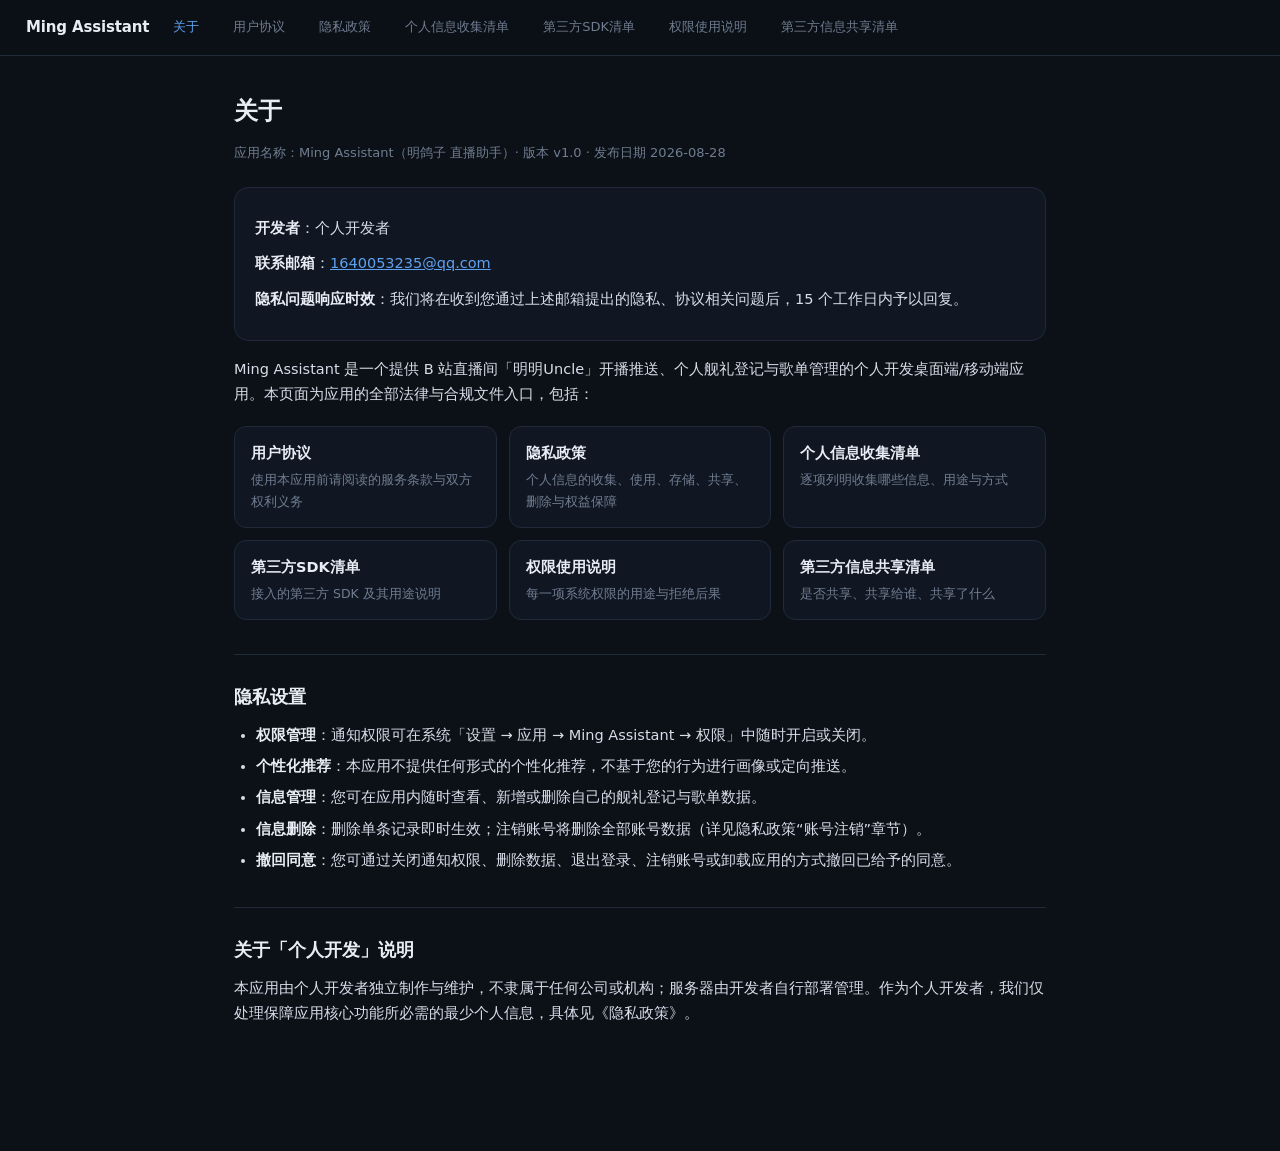
<file: server/src/main/resources/static/privacy/index.html>
<!doctype html>
<html lang="zh-CN">
<head>
<meta charset="utf-8">
<meta name="viewport" content="width=device-width, initial-scale=1">
<title>Ming Assistant · 关于与合规文件</title>
<link rel="stylesheet" href="./privacy.css">
</head>
<body>
<nav class="topbar">
  <span class="brand">Ming Assistant</span>
  <a class="active" href="index.html">关于</a>
  <a href="user-agreement.html">用户协议</a>
  <a href="privacy-policy.html">隐私政策</a>
  <a href="annex-collection.html">个人信息收集清单</a>
  <a href="annex-sdk.html">第三方SDK清单</a>
  <a href="annex-permission.html">权限使用说明</a>
  <a href="annex-share.html">第三方信息共享清单</a>
</nav>
<div class="wrap">
  <h1>关于</h1>
  <p class="sub">应用名称：Ming Assistant（明鸽子 直播助手）· 版本 v1.0 · 发布日期 2026-08-28</p>

  <div class="card">
    <p><strong>开发者</strong>：个人开发者</p>
    <p><strong>联系邮箱</strong>：<a href="mailto:1640053235@qq.com">1640053235@qq.com</a></p>
    <p><strong>隐私问题响应时效</strong>：我们将在收到您通过上述邮箱提出的隐私、协议相关问题后，15 个工作日内予以回复。</p>
  </div>

  <p>Ming Assistant 是一个提供 B 站直播间「明明Uncle」开播推送、个人舰礼登记与歌单管理的个人开发桌面端/移动端应用。本页面为应用的全部法律与合规文件入口，包括：</p>

  <div class="homebox">
    <a href="user-agreement.html"><div class="t">用户协议</div><div class="d">使用本应用前请阅读的服务条款与双方权利义务</div></a>
    <a href="privacy-policy.html"><div class="t">隐私政策</div><div class="d">个人信息的收集、使用、存储、共享、删除与权益保障</div></a>
    <a href="annex-collection.html"><div class="t">个人信息收集清单</div><div class="d">逐项列明收集哪些信息、用途与方式</div></a>
    <a href="annex-sdk.html"><div class="t">第三方SDK清单</div><div class="d">接入的第三方 SDK 及其用途说明</div></a>
    <a href="annex-permission.html"><div class="t">权限使用说明</div><div class="d">每一项系统权限的用途与拒绝后果</div></a>
    <a href="annex-share.html"><div class="t">第三方信息共享清单</div><div class="d">是否共享、共享给谁、共享了什么</div></a>
  </div>

  <h2>隐私设置</h2>
  <ul>
    <li><strong>权限管理</strong>：通知权限可在系统「设置 → 应用 → Ming Assistant → 权限」中随时开启或关闭。</li>
    <li><strong>个性化推荐</strong>：本应用不提供任何形式的个性化推荐，不基于您的行为进行画像或定向推送。</li>
    <li><strong>信息管理</strong>：您可在应用内随时查看、新增或删除自己的舰礼登记与歌单数据。</li>
    <li><strong>信息删除</strong>：删除单条记录即时生效；注销账号将删除全部账号数据（详见隐私政策“账号注销”章节）。</li>
    <li><strong>撤回同意</strong>：您可通过关闭通知权限、删除数据、退出登录、注销账号或卸载应用的方式撤回已给予的同意。</li>
  </ul>

  <h2>关于「个人开发」说明</h2>
  <p>本应用由个人开发者独立制作与维护，不隶属于任何公司或机构；服务器由开发者自行部署管理。作为个人开发者，我们仅处理保障应用核心功能所必需的最少个人信息，具体见《隐私政策》。</p>
</div>
</body>
</html>
</file>
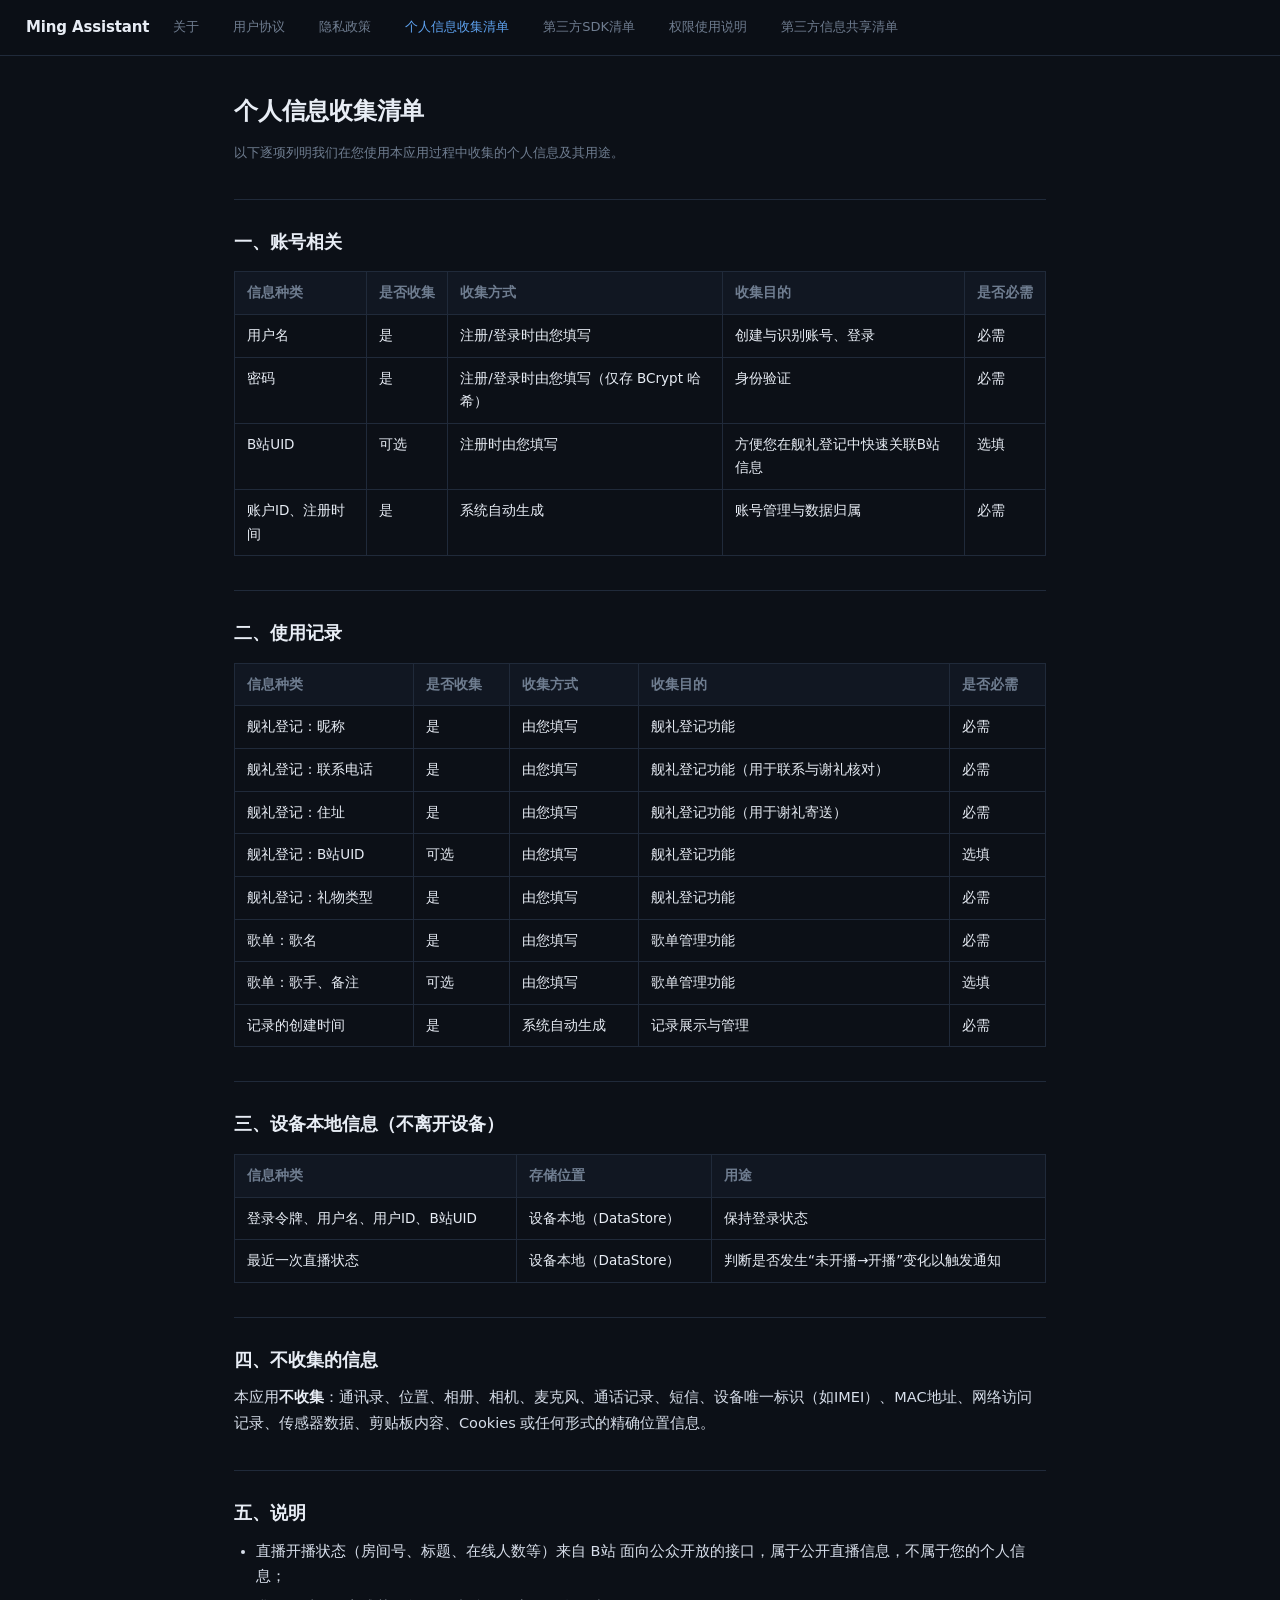
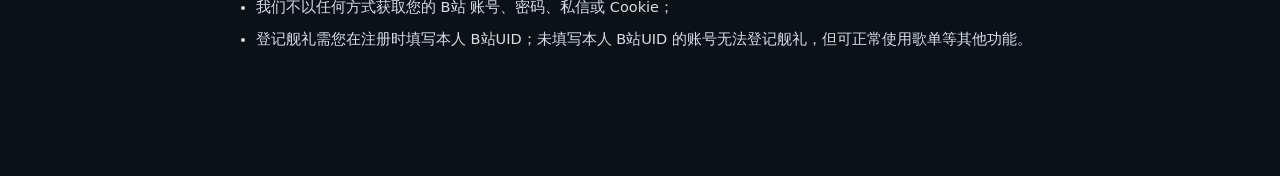
<file: server/src/main/resources/static/privacy/annex-collection.html>
<!doctype html>
<html lang="zh-CN">
<head>
<meta charset="utf-8">
<meta name="viewport" content="width=device-width, initial-scale=1">
<title>个人信息收集清单 · Ming Assistant</title>
<link rel="stylesheet" href="./privacy.css">
</head>
<body>
<nav class="topbar">
  <span class="brand">Ming Assistant</span>
  <a href="index.html">关于</a>
  <a href="user-agreement.html">用户协议</a>
  <a href="privacy-policy.html">隐私政策</a>
  <a class="active" href="annex-collection.html">个人信息收集清单</a>
  <a href="annex-sdk.html">第三方SDK清单</a>
  <a href="annex-permission.html">权限使用说明</a>
  <a href="annex-share.html">第三方信息共享清单</a>
</nav>
<div class="wrap">
  <h1>个人信息收集清单</h1>
  <p class="sub">以下逐项列明我们在您使用本应用过程中收集的个人信息及其用途。</p>

  <h2>一、账号相关</h2>
  <table>
    <tr><th>信息种类</th><th>是否收集</th><th>收集方式</th><th>收集目的</th><th>是否必需</th></tr>
    <tr><td>用户名</td><td>是</td><td>注册/登录时由您填写</td><td>创建与识别账号、登录</td><td>必需</td></tr>
    <tr><td>密码</td><td>是</td><td>注册/登录时由您填写（仅存 BCrypt 哈希）</td><td>身份验证</td><td>必需</td></tr>
    <tr><td>B站UID</td><td>可选</td><td>注册时由您填写</td><td>方便您在舰礼登记中快速关联B站信息</td><td>选填</td></tr>
    <tr><td>账户ID、注册时间</td><td>是</td><td>系统自动生成</td><td>账号管理与数据归属</td><td>必需</td></tr>
  </table>

  <h2>二、使用记录</h2>
  <table>
    <tr><th>信息种类</th><th>是否收集</th><th>收集方式</th><th>收集目的</th><th>是否必需</th></tr>
    <tr><td>舰礼登记：昵称</td><td>是</td><td>由您填写</td><td>舰礼登记功能</td><td>必需</td></tr>
    <tr><td>舰礼登记：联系电话</td><td>是</td><td>由您填写</td><td>舰礼登记功能（用于联系与谢礼核对）</td><td>必需</td></tr>
    <tr><td>舰礼登记：住址</td><td>是</td><td>由您填写</td><td>舰礼登记功能（用于谢礼寄送）</td><td>必需</td></tr>
    <tr><td>舰礼登记：B站UID</td><td>可选</td><td>由您填写</td><td>舰礼登记功能</td><td>选填</td></tr>
    <tr><td>舰礼登记：礼物类型</td><td>是</td><td>由您填写</td><td>舰礼登记功能</td><td>必需</td></tr>
    <tr><td>歌单：歌名</td><td>是</td><td>由您填写</td><td>歌单管理功能</td><td>必需</td></tr>
    <tr><td>歌单：歌手、备注</td><td>可选</td><td>由您填写</td><td>歌单管理功能</td><td>选填</td></tr>
    <tr><td>记录的创建时间</td><td>是</td><td>系统自动生成</td><td>记录展示与管理</td><td>必需</td></tr>
  </table>

  <h2>三、设备本地信息（不离开设备）</h2>
  <table>
    <tr><th>信息种类</th><th>存储位置</th><th>用途</th></tr>
    <tr><td>登录令牌、用户名、用户ID、B站UID</td><td>设备本地（DataStore）</td><td>保持登录状态</td></tr>
    <tr><td>最近一次直播状态</td><td>设备本地（DataStore）</td><td>判断是否发生“未开播→开播”变化以触发通知</td></tr>
  </table>

  <h2>四、不收集的信息</h2>
  <p>本应用<strong>不收集</strong>：通讯录、位置、相册、相机、麦克风、通话记录、短信、设备唯一标识（如IMEI）、MAC地址、网络访问记录、传感器数据、剪贴板内容、Cookies 或任何形式的精确位置信息。</p>

  <h2>五、说明</h2>
  <ul>
    <li>直播开播状态（房间号、标题、在线人数等）来自 B站 面向公众开放的接口，属于公开直播信息，不属于您的个人信息；</li>
    <li>我们不以任何方式获取您的 B站 账号、密码、私信或 Cookie；</li>
    <li>登记舰礼需您在注册时填写本人 B站UID；未填写本人 B站UID 的账号无法登记舰礼，但可正常使用歌单等其他功能。</li>
  </ul>
</div>
</body>
</html>
</file>
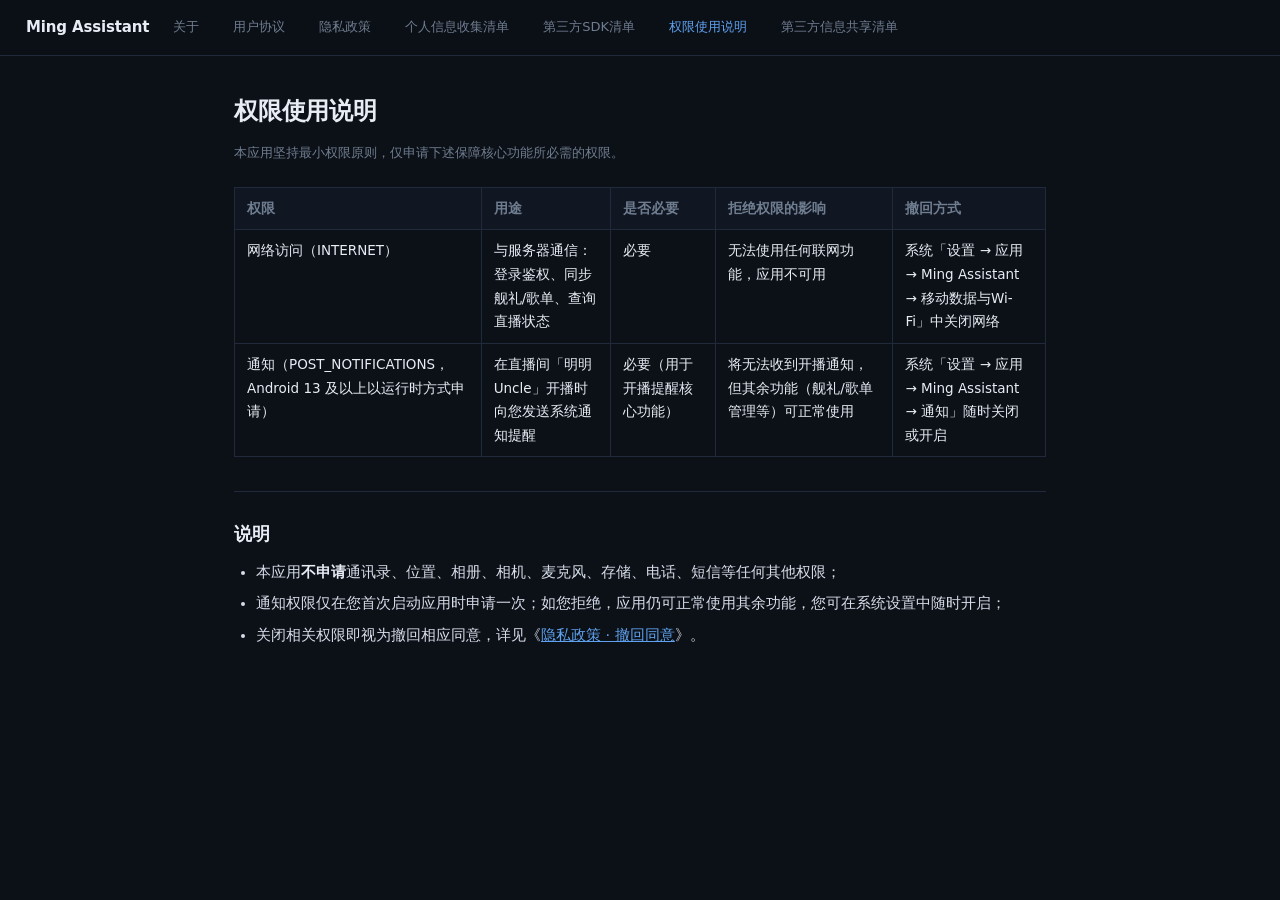
<file: server/src/main/resources/static/privacy/annex-permission.html>
<!doctype html>
<html lang="zh-CN">
<head>
<meta charset="utf-8">
<meta name="viewport" content="width=device-width, initial-scale=1">
<title>权限使用说明 · Ming Assistant</title>
<link rel="stylesheet" href="./privacy.css">
</head>
<body>
<nav class="topbar">
  <span class="brand">Ming Assistant</span>
  <a href="index.html">关于</a>
  <a href="user-agreement.html">用户协议</a>
  <a href="privacy-policy.html">隐私政策</a>
  <a href="annex-collection.html">个人信息收集清单</a>
  <a href="annex-sdk.html">第三方SDK清单</a>
  <a class="active" href="annex-permission.html">权限使用说明</a>
  <a href="annex-share.html">第三方信息共享清单</a>
</nav>
<div class="wrap">
  <h1>权限使用说明</h1>
  <p class="sub">本应用坚持最小权限原则，仅申请下述保障核心功能所必需的权限。</p>

  <table>
    <tr><th>权限</th><th>用途</th><th>是否必要</th><th>拒绝权限的影响</th><th>撤回方式</th></tr>
    <tr>
      <td>网络访问（INTERNET）</td>
      <td>与服务器通信：登录鉴权、同步舰礼/歌单、查询直播状态</td>
      <td>必要</td>
      <td>无法使用任何联网功能，应用不可用</td>
      <td>系统「设置 → 应用 → Ming Assistant → 移动数据与Wi-Fi」中关闭网络</td>
    </tr>
    <tr>
      <td>通知（POST_NOTIFICATIONS，Android 13 及以上以运行时方式申请）</td>
      <td>在直播间「明明Uncle」开播时向您发送系统通知提醒</td>
      <td>必要（用于开播提醒核心功能）</td>
      <td>将无法收到开播通知，但其余功能（舰礼/歌单管理等）可正常使用</td>
      <td>系统「设置 → 应用 → Ming Assistant → 通知」随时关闭或开启</td>
    </tr>
  </table>

  <h2>说明</h2>
  <ul>
    <li>本应用<strong>不申请</strong>通讯录、位置、相册、相机、麦克风、存储、电话、短信等任何其他权限；</li>
    <li>通知权限仅在您首次启动应用时申请一次；如您拒绝，应用仍可正常使用其余功能，您可在系统设置中随时开启；</li>
    <li>关闭相关权限即视为撤回相应同意，详见《<a href="privacy-policy.html">隐私政策 · 撤回同意</a>》。</li>
  </ul>
</div>
</body>
</html>
</file>
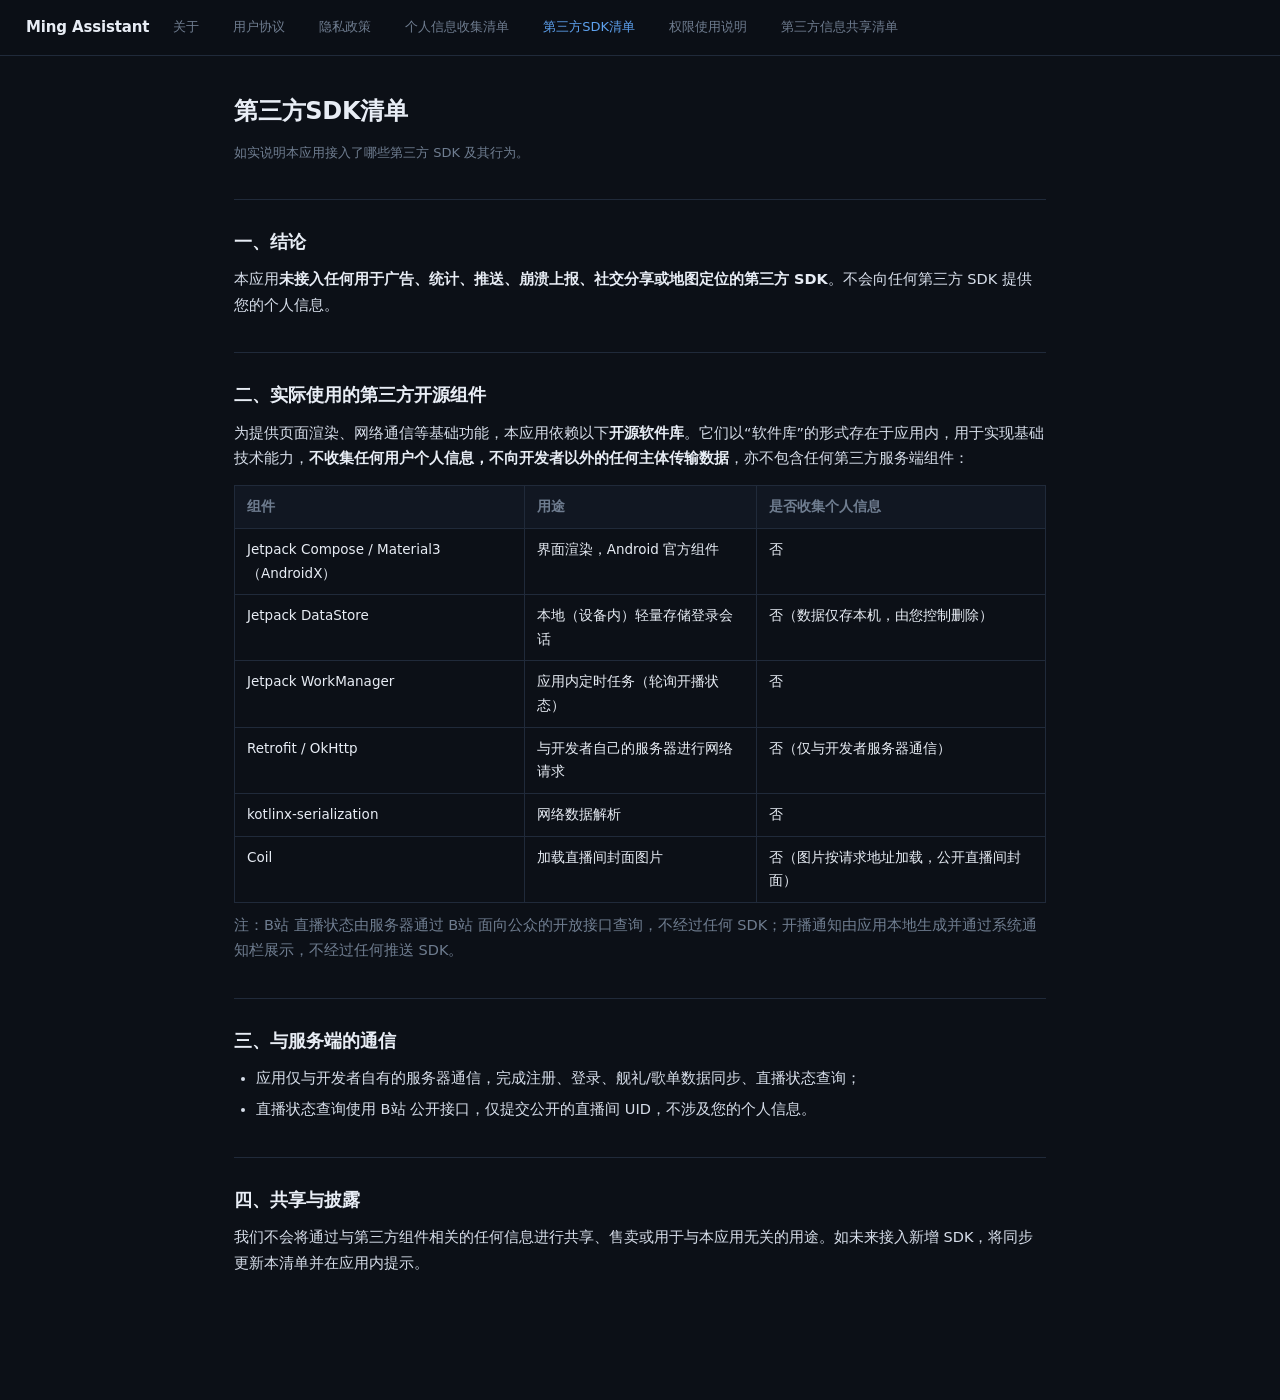
<file: server/src/main/resources/static/privacy/annex-sdk.html>
<!doctype html>
<html lang="zh-CN">
<head>
<meta charset="utf-8">
<meta name="viewport" content="width=device-width, initial-scale=1">
<title>第三方SDK清单 · Ming Assistant</title>
<link rel="stylesheet" href="./privacy.css">
</head>
<body>
<nav class="topbar">
  <span class="brand">Ming Assistant</span>
  <a href="index.html">关于</a>
  <a href="user-agreement.html">用户协议</a>
  <a href="privacy-policy.html">隐私政策</a>
  <a href="annex-collection.html">个人信息收集清单</a>
  <a class="active" href="annex-sdk.html">第三方SDK清单</a>
  <a href="annex-permission.html">权限使用说明</a>
  <a href="annex-share.html">第三方信息共享清单</a>
</nav>
<div class="wrap">
  <h1>第三方SDK清单</h1>
  <p class="sub">如实说明本应用接入了哪些第三方 SDK 及其行为。</p>

  <h2>一、结论</h2>
  <p>本应用<strong>未接入任何用于广告、统计、推送、崩溃上报、社交分享或地图定位的第三方 SDK</strong>。不会向任何第三方 SDK 提供您的个人信息。</p>

  <h2>二、实际使用的第三方开源组件</h2>
  <p>为提供页面渲染、网络通信等基础功能，本应用依赖以下<strong>开源软件库</strong>。它们以“软件库”的形式存在于应用内，用于实现基础技术能力，<strong>不收集任何用户个人信息，不向开发者以外的任何主体传输数据</strong>，亦不包含任何第三方服务端组件：</p>
  <table>
    <tr><th>组件</th><th>用途</th><th>是否收集个人信息</th></tr>
    <tr><td>Jetpack Compose / Material3（AndroidX）</td><td>界面渲染，Android 官方组件</td><td>否</td></tr>
    <tr><td>Jetpack DataStore</td><td>本地（设备内）轻量存储登录会话</td><td>否（数据仅存本机，由您控制删除）</td></tr>
    <tr><td>Jetpack WorkManager</td><td>应用内定时任务（轮询开播状态）</td><td>否</td></tr>
    <tr><td>Retrofit / OkHttp</td><td>与开发者自己的服务器进行网络请求</td><td>否（仅与开发者服务器通信）</td></tr>
    <tr><td>kotlinx-serialization</td><td>网络数据解析</td><td>否</td></tr>
    <tr><td>Coil</td><td>加载直播间封面图片</td><td>否（图片按请求地址加载，公开直播间封面）</td></tr>
  </table>
  <p class="muted">注：B站 直播状态由服务器通过 B站 面向公众的开放接口查询，不经过任何 SDK；开播通知由应用本地生成并通过系统通知栏展示，不经过任何推送 SDK。</p>

  <h2>三、与服务端的通信</h2>
  <ul>
    <li>应用仅与开发者自有的服务器通信，完成注册、登录、舰礼/歌单数据同步、直播状态查询；</li>
    <li>直播状态查询使用 B站 公开接口，仅提交公开的直播间 UID，不涉及您的个人信息。</li>
  </ul>

  <h2>四、共享与披露</h2>
  <p>我们不会将通过与第三方组件相关的任何信息进行共享、售卖或用于与本应用无关的用途。如未来接入新增 SDK，将同步更新本清单并在应用内提示。</p>
</div>
</body>
</html>
</file>
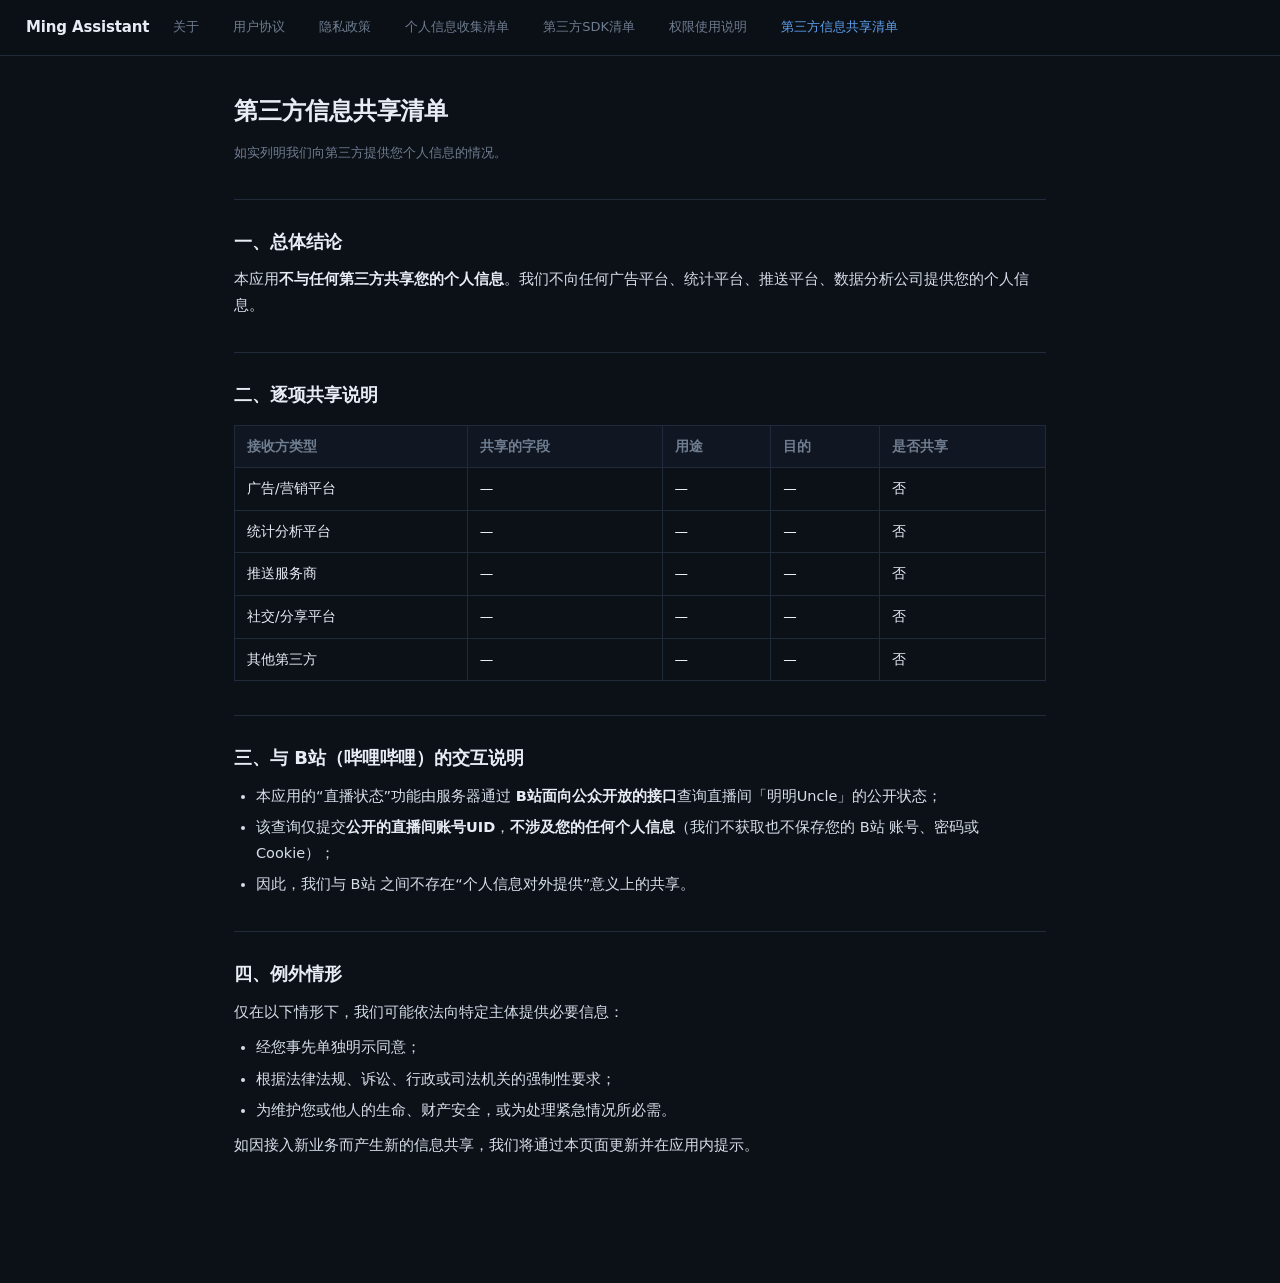
<file: server/src/main/resources/static/privacy/annex-share.html>
<!doctype html>
<html lang="zh-CN">
<head>
<meta charset="utf-8">
<meta name="viewport" content="width=device-width, initial-scale=1">
<title>第三方信息共享清单 · Ming Assistant</title>
<link rel="stylesheet" href="./privacy.css">
</head>
<body>
<nav class="topbar">
  <span class="brand">Ming Assistant</span>
  <a href="index.html">关于</a>
  <a href="user-agreement.html">用户协议</a>
  <a href="privacy-policy.html">隐私政策</a>
  <a href="annex-collection.html">个人信息收集清单</a>
  <a href="annex-sdk.html">第三方SDK清单</a>
  <a href="annex-permission.html">权限使用说明</a>
  <a class="active" href="annex-share.html">第三方信息共享清单</a>
</nav>
<div class="wrap">
  <h1>第三方信息共享清单</h1>
  <p class="sub">如实列明我们向第三方提供您个人信息的情况。</p>

  <h2>一、总体结论</h2>
  <p>本应用<strong>不与任何第三方共享您的个人信息</strong>。我们不向任何广告平台、统计平台、推送平台、数据分析公司提供您的个人信息。</p>

  <h2>二、逐项共享说明</h2>
  <table>
    <tr><th>接收方类型</th><th>共享的字段</th><th>用途</th><th>目的</th><th>是否共享</th></tr>
    <tr><td>广告/营销平台</td><td>—</td><td>—</td><td>—</td><td>否</td></tr>
    <tr><td>统计分析平台</td><td>—</td><td>—</td><td>—</td><td>否</td></tr>
    <tr><td>推送服务商</td><td>—</td><td>—</td><td>—</td><td>否</td></tr>
    <tr><td>社交/分享平台</td><td>—</td><td>—</td><td>—</td><td>否</td></tr>
    <tr><td>其他第三方</td><td>—</td><td>—</td><td>—</td><td>否</td></tr>
  </table>

  <h2>三、与 B站（哔哩哔哩）的交互说明</h2>
  <ul>
    <li>本应用的“直播状态”功能由服务器通过 <strong>B站面向公众开放的接口</strong>查询直播间「明明Uncle」的公开状态；</li>
    <li>该查询仅提交<strong>公开的直播间账号UID</strong>，<strong>不涉及您的任何个人信息</strong>（我们不获取也不保存您的 B站 账号、密码或 Cookie）；</li>
    <li>因此，我们与 B站 之间不存在“个人信息对外提供”意义上的共享。</li>
  </ul>

  <h2>四、例外情形</h2>
  <p>仅在以下情形下，我们可能依法向特定主体提供必要信息：</p>
  <ul>
    <li>经您事先单独明示同意；</li>
    <li>根据法律法规、诉讼、行政或司法机关的强制性要求；</li>
    <li>为维护您或他人的生命、财产安全，或为处理紧急情况所必需。</li>
  </ul>
  <p>如因接入新业务而产生新的信息共享，我们将通过本页面更新并在应用内提示。</p>
</div>
</body>
</html>
</file>
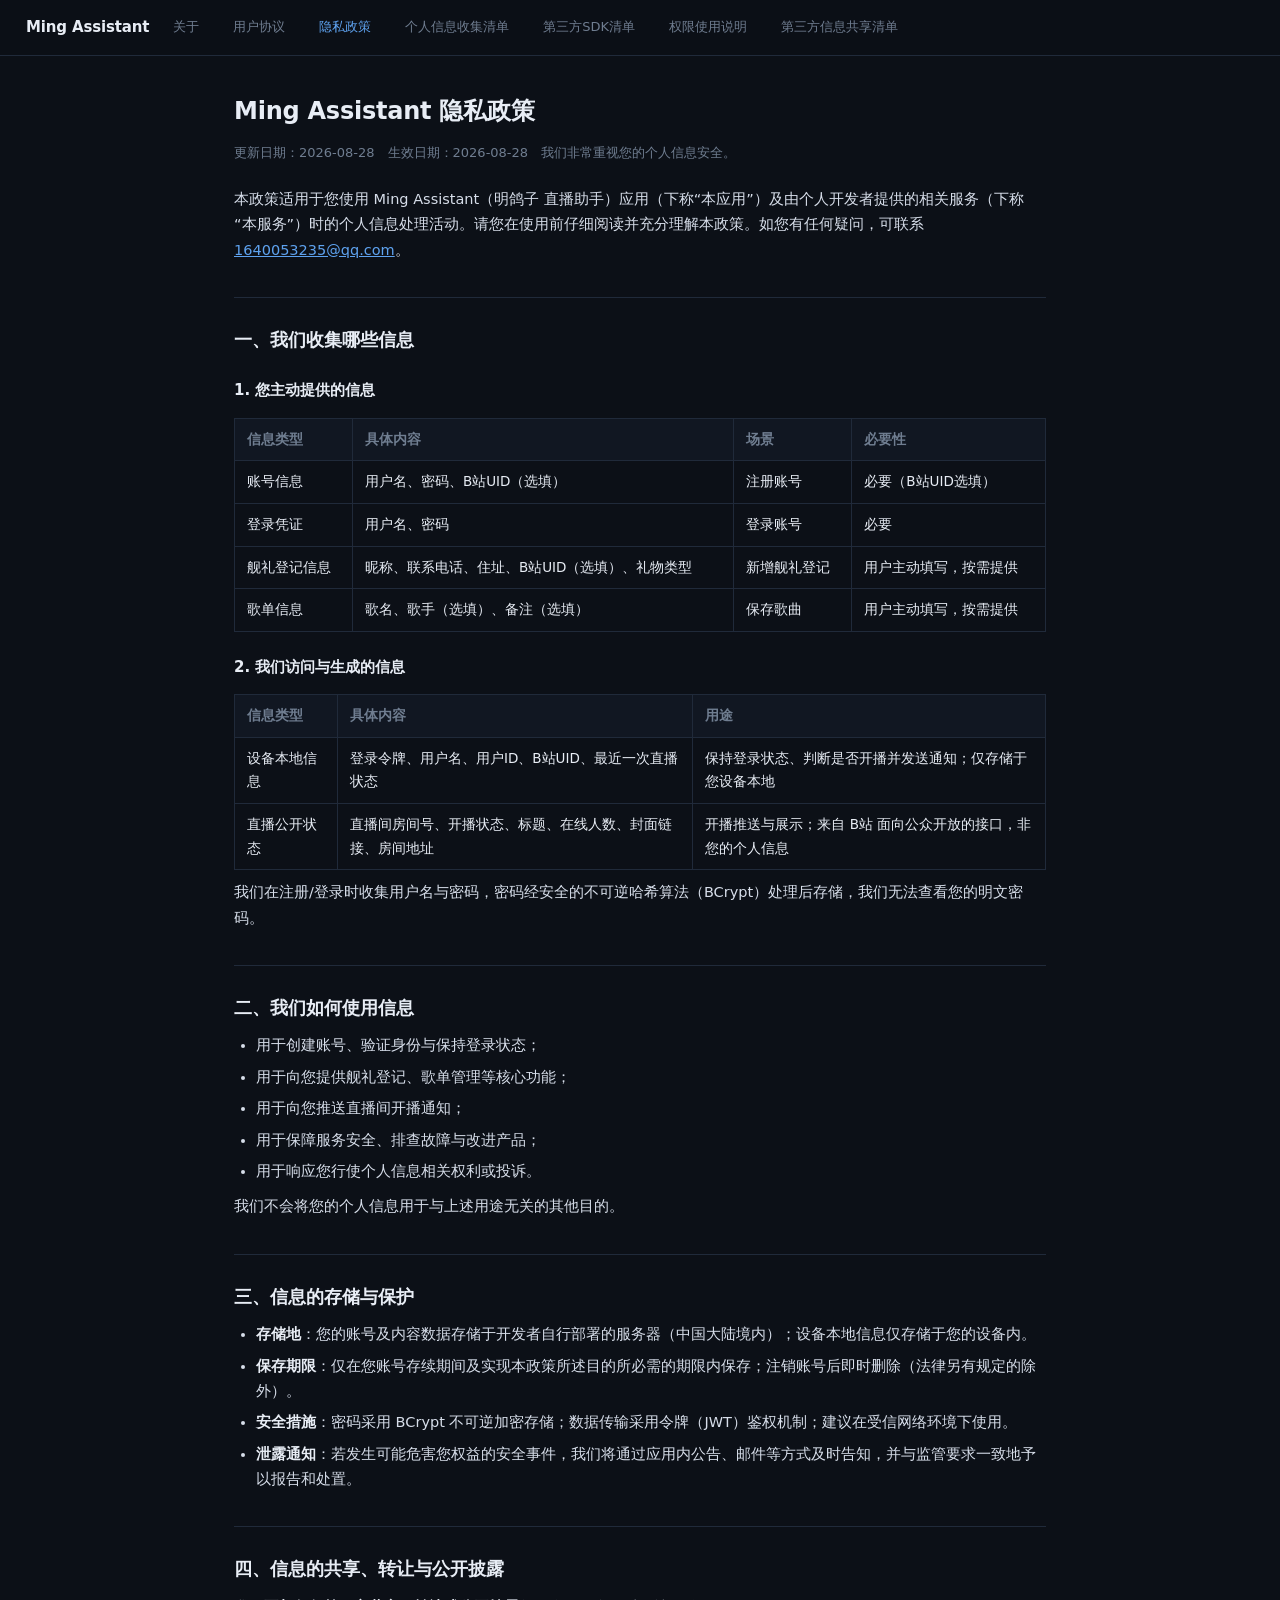
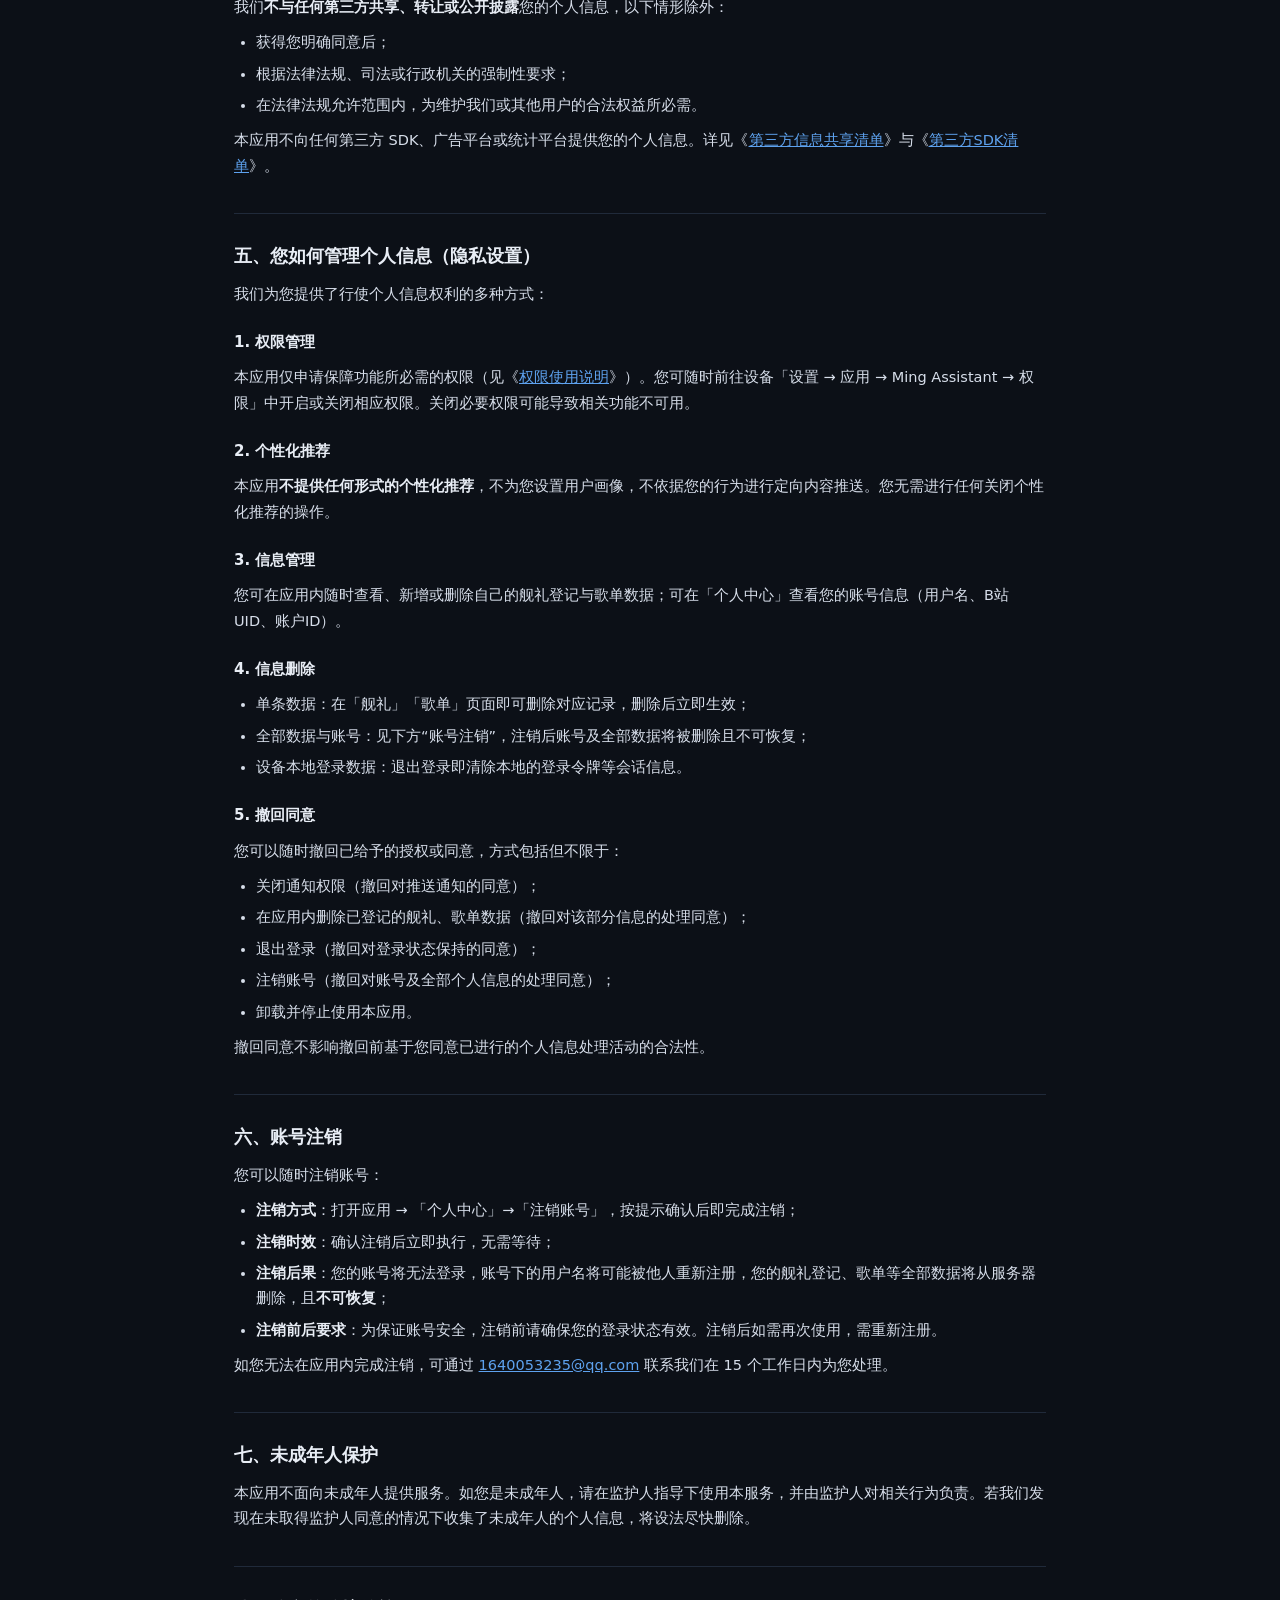
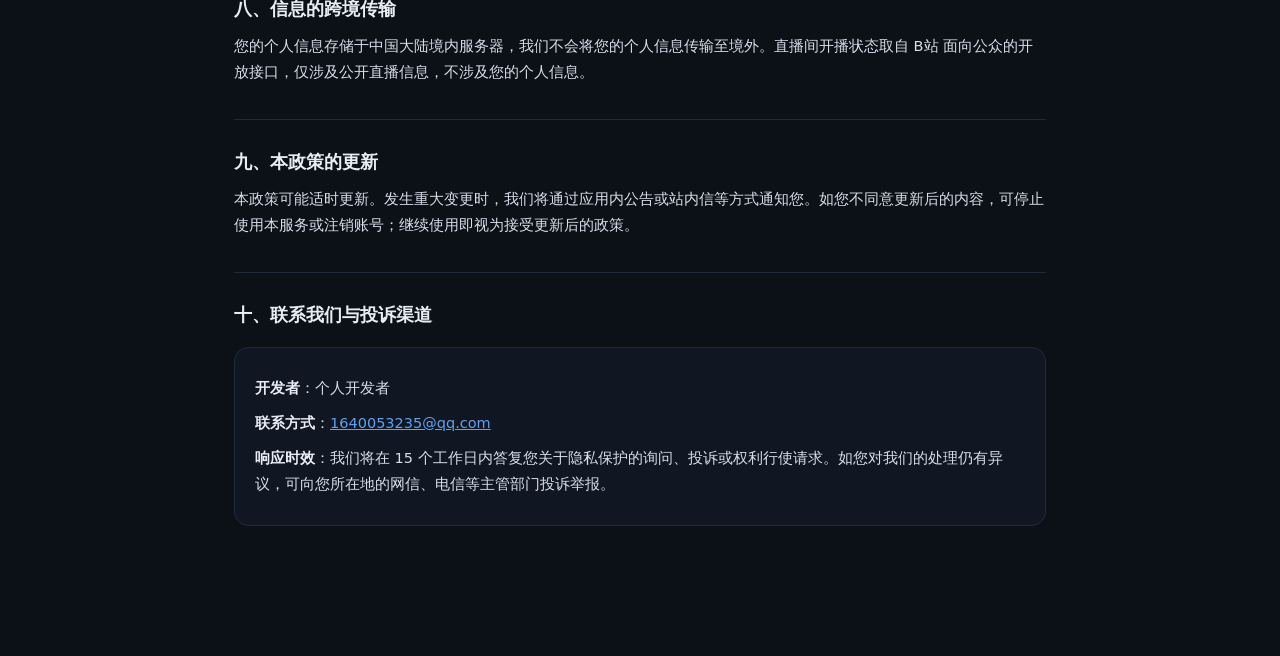
<file: server/src/main/resources/static/privacy/privacy-policy.html>
<!doctype html>
<html lang="zh-CN">
<head>
<meta charset="utf-8">
<meta name="viewport" content="width=device-width, initial-scale=1">
<title>隐私政策 · Ming Assistant</title>
<link rel="stylesheet" href="./privacy.css">
</head>
<body>
<nav class="topbar">
  <span class="brand">Ming Assistant</span>
  <a href="index.html">关于</a>
  <a href="user-agreement.html">用户协议</a>
  <a class="active" href="privacy-policy.html">隐私政策</a>
  <a href="annex-collection.html">个人信息收集清单</a>
  <a href="annex-sdk.html">第三方SDK清单</a>
  <a href="annex-permission.html">权限使用说明</a>
  <a href="annex-share.html">第三方信息共享清单</a>
</nav>
<div class="wrap">
  <h1>Ming Assistant 隐私政策</h1>
  <p class="sub">更新日期：2026-08-28　生效日期：2026-08-28　我们非常重视您的个人信息安全。</p>
  <p>本政策适用于您使用 Ming Assistant（明鸽子 直播助手）应用（下称“本应用”）及由个人开发者提供的相关服务（下称“本服务”）时的个人信息处理活动。请您在使用前仔细阅读并充分理解本政策。如您有任何疑问，可联系 <a href="mailto:1640053235@qq.com">1640053235@qq.com</a>。</p>

  <h2>一、我们收集哪些信息</h2>
  <h3>1. 您主动提供的信息</h3>
  <table>
    <tr><th>信息类型</th><th>具体内容</th><th>场景</th><th>必要性</th></tr>
    <tr><td>账号信息</td><td>用户名、密码、B站UID（选填）</td><td>注册账号</td><td>必要（B站UID选填）</td></tr>
    <tr><td>登录凭证</td><td>用户名、密码</td><td>登录账号</td><td>必要</td></tr>
    <tr><td>舰礼登记信息</td><td>昵称、联系电话、住址、B站UID（选填）、礼物类型</td><td>新增舰礼登记</td><td>用户主动填写，按需提供</td></tr>
    <tr><td>歌单信息</td><td>歌名、歌手（选填）、备注（选填）</td><td>保存歌曲</td><td>用户主动填写，按需提供</td></tr>
  </table>
  <h3>2. 我们访问与生成的信息</h3>
  <table>
    <tr><th>信息类型</th><th>具体内容</th><th>用途</th></tr>
    <tr><td>设备本地信息</td><td>登录令牌、用户名、用户ID、B站UID、最近一次直播状态</td><td>保持登录状态、判断是否开播并发送通知；仅存储于您设备本地</td></tr>
    <tr><td>直播公开状态</td><td>直播间房间号、开播状态、标题、在线人数、封面链接、房间地址</td><td>开播推送与展示；来自 B站 面向公众开放的接口，非您的个人信息</td></tr>
  </table>
  <p>我们在注册/登录时收集用户名与密码，密码经安全的不可逆哈希算法（BCrypt）处理后存储，我们无法查看您的明文密码。</p>

  <h2>二、我们如何使用信息</h2>
  <ul>
    <li>用于创建账号、验证身份与保持登录状态；</li>
    <li>用于向您提供舰礼登记、歌单管理等核心功能；</li>
    <li>用于向您推送直播间开播通知；</li>
    <li>用于保障服务安全、排查故障与改进产品；</li>
    <li>用于响应您行使个人信息相关权利或投诉。</li>
  </ul>
  <p>我们不会将您的个人信息用于与上述用途无关的其他目的。</p>

  <h2>三、信息的存储与保护</h2>
  <ul>
    <li><strong>存储地</strong>：您的账号及内容数据存储于开发者自行部署的服务器（中国大陆境内）；设备本地信息仅存储于您的设备内。</li>
    <li><strong>保存期限</strong>：仅在您账号存续期间及实现本政策所述目的所必需的期限内保存；注销账号后即时删除（法律另有规定的除外）。</li>
    <li><strong>安全措施</strong>：密码采用 BCrypt 不可逆加密存储；数据传输采用令牌（JWT）鉴权机制；建议在受信网络环境下使用。</li>
    <li><strong>泄露通知</strong>：若发生可能危害您权益的安全事件，我们将通过应用内公告、邮件等方式及时告知，并与监管要求一致地予以报告和处置。</li>
  </ul>

  <h2>四、信息的共享、转让与公开披露</h2>
  <p>我们<strong>不与任何第三方共享、转让或公开披露</strong>您的个人信息，以下情形除外：</p>
  <ul>
    <li>获得您明确同意后；</li>
    <li>根据法律法规、司法或行政机关的强制性要求；</li>
    <li>在法律法规允许范围内，为维护我们或其他用户的合法权益所必需。</li>
  </ul>
  <p>本应用不向任何第三方 SDK、广告平台或统计平台提供您的个人信息。详见《<a href="annex-share.html">第三方信息共享清单</a>》与《<a href="annex-sdk.html">第三方SDK清单</a>》。</p>

  <h2>五、您如何管理个人信息（隐私设置）</h2>
  <p>我们为您提供了行使个人信息权利的多种方式：</p>
  <h3>1. 权限管理</h3>
  <p>本应用仅申请保障功能所必需的权限（见《<a href="annex-permission.html">权限使用说明</a>》）。您可随时前往设备「设置 → 应用 → Ming Assistant → 权限」中开启或关闭相应权限。关闭必要权限可能导致相关功能不可用。</p>
  <h3>2. 个性化推荐</h3>
  <p>本应用<strong>不提供任何形式的个性化推荐</strong>，不为您设置用户画像，不依据您的行为进行定向内容推送。您无需进行任何关闭个性化推荐的操作。</p>
  <h3>3. 信息管理</h3>
  <p>您可在应用内随时查看、新增或删除自己的舰礼登记与歌单数据；可在「个人中心」查看您的账号信息（用户名、B站UID、账户ID）。</p>
  <h3>4. 信息删除</h3>
  <ul>
    <li>单条数据：在「舰礼」「歌单」页面即可删除对应记录，删除后立即生效；</li>
    <li>全部数据与账号：见下方“账号注销”，注销后账号及全部数据将被删除且不可恢复；</li>
    <li>设备本地登录数据：退出登录即清除本地的登录令牌等会话信息。</li>
  </ul>
  <h3>5. 撤回同意</h3>
  <p>您可以随时撤回已给予的授权或同意，方式包括但不限于：</p>
  <ul>
    <li>关闭通知权限（撤回对推送通知的同意）；</li>
    <li>在应用内删除已登记的舰礼、歌单数据（撤回对该部分信息的处理同意）；</li>
    <li>退出登录（撤回对登录状态保持的同意）；</li>
    <li>注销账号（撤回对账号及全部个人信息的处理同意）；</li>
    <li>卸载并停止使用本应用。</li>
  </ul>
  <p>撤回同意不影响撤回前基于您同意已进行的个人信息处理活动的合法性。</p>

  <h2 id="account">六、账号注销</h2>
  <p>您可以随时注销账号：</p>
  <ul>
    <li><strong>注销方式</strong>：打开应用 → 「个人中心」→「注销账号」，按提示确认后即完成注销；</li>
    <li><strong>注销时效</strong>：确认注销后立即执行，无需等待；</li>
    <li><strong>注销后果</strong>：您的账号将无法登录，账号下的用户名将可能被他人重新注册，您的舰礼登记、歌单等全部数据将从服务器删除，且<strong>不可恢复</strong>；</li>
    <li><strong>注销前后要求</strong>：为保证账号安全，注销前请确保您的登录状态有效。注销后如需再次使用，需重新注册。</li>
  </ul>
  <p>如您无法在应用内完成注销，可通过 <a href="mailto:1640053235@qq.com">1640053235@qq.com</a> 联系我们在 15 个工作日内为您处理。</p>

  <h2>七、未成年人保护</h2>
  <p>本应用不面向未成年人提供服务。如您是未成年人，请在监护人指导下使用本服务，并由监护人对相关行为负责。若我们发现在未取得监护人同意的情况下收集了未成年人的个人信息，将设法尽快删除。</p>

  <h2>八、信息的跨境传输</h2>
  <p>您的个人信息存储于中国大陆境内服务器，我们不会将您的个人信息传输至境外。直播间开播状态取自 B站 面向公众的开放接口，仅涉及公开直播信息，不涉及您的个人信息。</p>

  <h2>九、本政策的更新</h2>
  <p>本政策可能适时更新。发生重大变更时，我们将通过应用内公告或站内信等方式通知您。如您不同意更新后的内容，可停止使用本服务或注销账号；继续使用即视为接受更新后的政策。</p>

  <h2>十、联系我们与投诉渠道</h2>
  <div class="card">
    <p><strong>开发者</strong>：个人开发者</p>
    <p><strong>联系方式</strong>：<a href="mailto:1640053235@qq.com">1640053235@qq.com</a></p>
    <p><strong>响应时效</strong>：我们将在 15 个工作日内答复您关于隐私保护的询问、投诉或权利行使请求。如您对我们的处理仍有异议，可向您所在地的网信、电信等主管部门投诉举报。</p>
  </div>
</div>
</body>
</html>
</file>
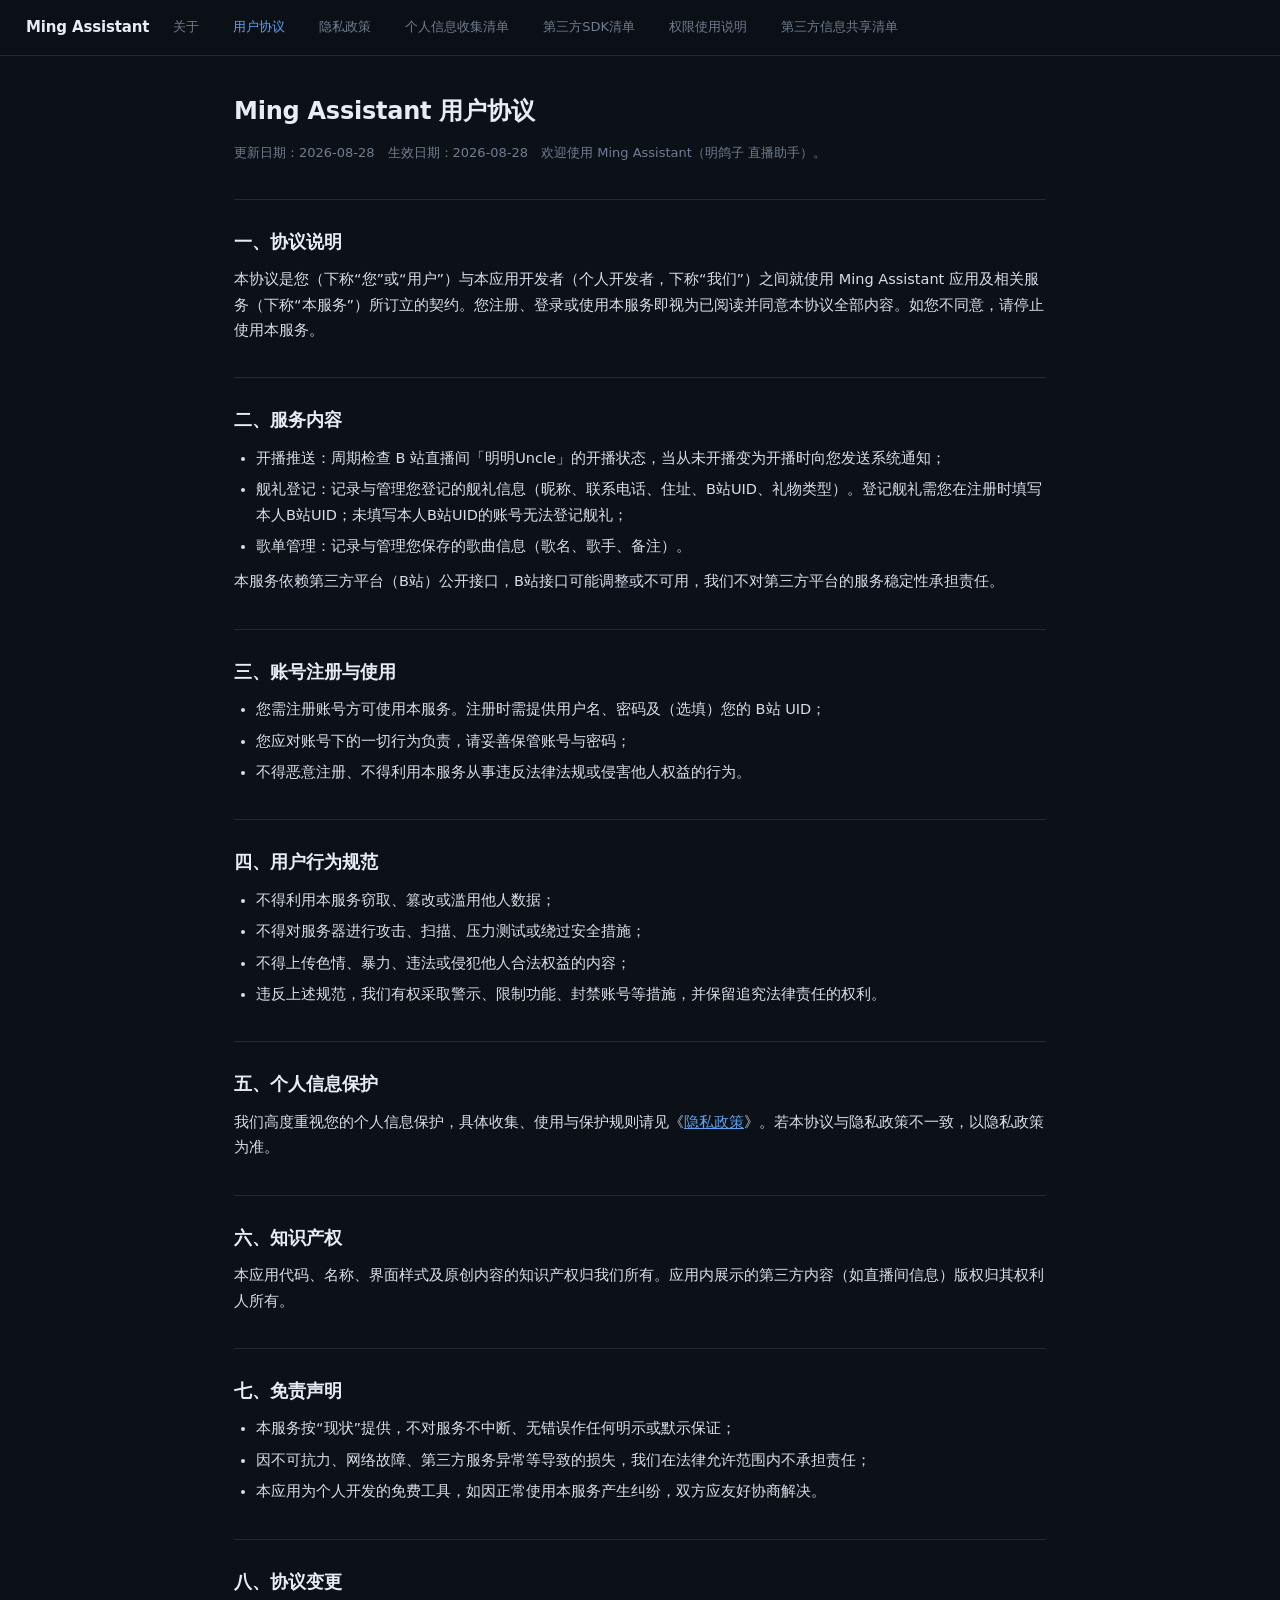
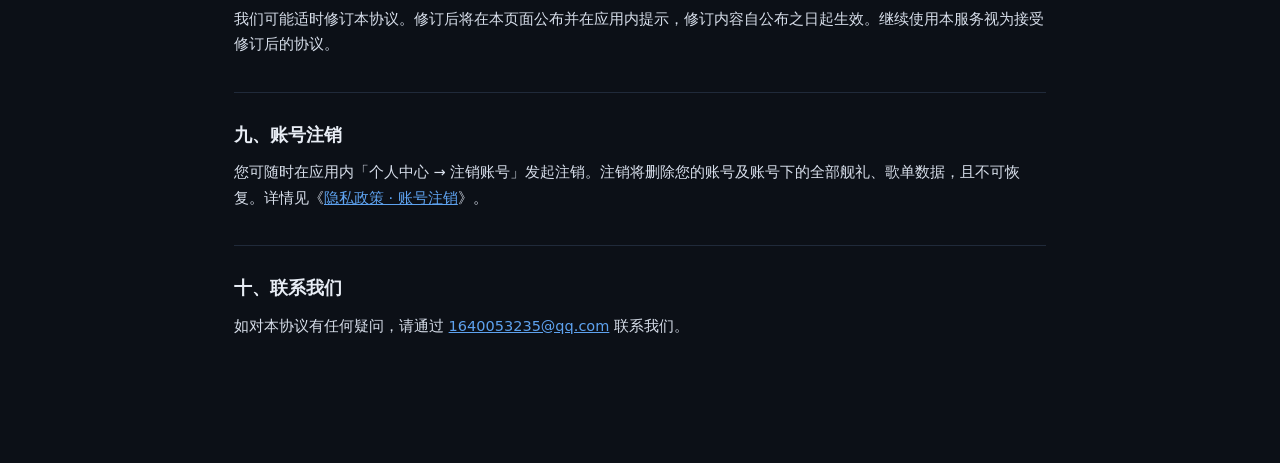
<file: server/src/main/resources/static/privacy/user-agreement.html>
<!doctype html>
<html lang="zh-CN">
<head>
<meta charset="utf-8">
<meta name="viewport" content="width=device-width, initial-scale=1">
<title>用户协议 · Ming Assistant</title>
<link rel="stylesheet" href="./privacy.css">
</head>
<body>
<nav class="topbar">
  <span class="brand">Ming Assistant</span>
  <a href="index.html">关于</a>
  <a class="active" href="user-agreement.html">用户协议</a>
  <a href="privacy-policy.html">隐私政策</a>
  <a href="annex-collection.html">个人信息收集清单</a>
  <a href="annex-sdk.html">第三方SDK清单</a>
  <a href="annex-permission.html">权限使用说明</a>
  <a href="annex-share.html">第三方信息共享清单</a>
</nav>
<div class="wrap">
  <h1>Ming Assistant 用户协议</h1>
  <p class="sub">更新日期：2026-08-28　生效日期：2026-08-28　欢迎使用 Ming Assistant（明鸽子 直播助手）。</p>

  <h2>一、协议说明</h2>
  <p>本协议是您（下称“您”或“用户”）与本应用开发者（个人开发者，下称“我们”）之间就使用 Ming Assistant 应用及相关服务（下称“本服务”）所订立的契约。您注册、登录或使用本服务即视为已阅读并同意本协议全部内容。如您不同意，请停止使用本服务。</p>

  <h2>二、服务内容</h2>
  <ul>
    <li>开播推送：周期检查 B 站直播间「明明Uncle」的开播状态，当从未开播变为开播时向您发送系统通知；</li>
    <li>舰礼登记：记录与管理您登记的舰礼信息（昵称、联系电话、住址、B站UID、礼物类型）。登记舰礼需您在注册时填写本人B站UID；未填写本人B站UID的账号无法登记舰礼；</li>
    <li>歌单管理：记录与管理您保存的歌曲信息（歌名、歌手、备注）。</li>
  </ul>
  <p>本服务依赖第三方平台（B站）公开接口，B站接口可能调整或不可用，我们不对第三方平台的服务稳定性承担责任。</p>

  <h2>三、账号注册与使用</h2>
  <ul>
    <li>您需注册账号方可使用本服务。注册时需提供用户名、密码及（选填）您的 B站 UID；</li>
    <li>您应对账号下的一切行为负责，请妥善保管账号与密码；</li>
    <li>不得恶意注册、不得利用本服务从事违反法律法规或侵害他人权益的行为。</li>
  </ul>

  <h2>四、用户行为规范</h2>
  <ul>
    <li>不得利用本服务窃取、篡改或滥用他人数据；</li>
    <li>不得对服务器进行攻击、扫描、压力测试或绕过安全措施；</li>
    <li>不得上传色情、暴力、违法或侵犯他人合法权益的内容；</li>
    <li>违反上述规范，我们有权采取警示、限制功能、封禁账号等措施，并保留追究法律责任的权利。</li>
  </ul>

  <h2>五、个人信息保护</h2>
  <p>我们高度重视您的个人信息保护，具体收集、使用与保护规则请见《<a href="privacy-policy.html">隐私政策</a>》。若本协议与隐私政策不一致，以隐私政策为准。</p>

  <h2>六、知识产权</h2>
  <p>本应用代码、名称、界面样式及原创内容的知识产权归我们所有。应用内展示的第三方内容（如直播间信息）版权归其权利人所有。</p>

  <h2>七、免责声明</h2>
  <ul>
    <li>本服务按“现状”提供，不对服务不中断、无错误作任何明示或默示保证；</li>
    <li>因不可抗力、网络故障、第三方服务异常等导致的损失，我们在法律允许范围内不承担责任；</li>
    <li>本应用为个人开发的免费工具，如因正常使用本服务产生纠纷，双方应友好协商解决。</li>
  </ul>

  <h2>八、协议变更</h2>
  <p>我们可能适时修订本协议。修订后将在本页面公布并在应用内提示，修订内容自公布之日起生效。继续使用本服务视为接受修订后的协议。</p>

  <h2>九、账号注销</h2>
  <p>您可随时在应用内「个人中心 → 注销账号」发起注销。注销将删除您的账号及账号下的全部舰礼、歌单数据，且不可恢复。详情见《<a href="privacy-policy.html#account">隐私政策 · 账号注销</a>》。</p>

  <h2>十、联系我们</h2>
  <p>如对本协议有任何疑问，请通过 <a href="mailto:1640053235@qq.com">1640053235@qq.com</a> 联系我们。</p>
</div>
</body>
</html>
</file>
<file: server/src/main/resources/static/privacy/privacy.css>
:root {
  --bg: #0c1017;
  --panel: #111722;
  --line: #202a3a;
  --ink: #e8edf5;
  --muted: #6f7d90;
  --accent: #5ea2ef;
  --mono: ui-monospace, "SF Mono", Menlo, Consolas, monospace;
  --sans: system-ui, -apple-system, "Segoe UI", "Microsoft YaHei", Roboto, sans-serif;
}
* { box-sizing: border-box; margin: 0; padding: 0; }
html { background: var(--bg); }
body {
  font-family: var(--sans);
  color: var(--ink);
  line-height: 1.75;
  -webkit-font-smoothing: antialiased;
  padding: 0 0 80px;
}
.topbar {
  position: sticky; top: 0; z-index: 10;
  display: flex; align-items: center; gap: 14px;
  padding: 0 26px; height: 56px;
  background: color-mix(in srgb, var(--bg) 86%, transparent);
  backdrop-filter: blur(8px);
  border-bottom: 1px solid var(--line);
}
.topbar .brand { font-weight: 650; font-size: 15px; letter-spacing: -.01em; }
.topbar a { color: var(--muted); font-size: 13px; text-decoration: none; padding: 6px 10px; border-radius: 8px; }
.topbar a:hover { color: var(--ink); background: var(--panel); }
.topbar a.active { color: var(--accent); }
.wrap { max-width: 860px; margin: 0 auto; padding: 34px 24px; }
h1 { font-size: 24px; font-weight: 700; letter-spacing: -.01em; margin-bottom: 6px; }
h2 { font-size: 18px; font-weight: 650; margin: 34px 0 10px; padding-top: 26px; border-top: 1px solid var(--line); }
h3 { font-size: 15px; font-weight: 650; margin: 22px 0 8px; }
.sub { color: var(--muted); font-size: 13px; margin-bottom: 22px; }
p { margin: 10px 0; color: #d7deea; font-size: 14.5px; }
li { margin: 6px 0; color: #d7deea; font-size: 14.5px; }
ul, ol { padding-left: 22px; margin: 10px 0; }
strong { color: var(--ink); }
em { color: var(--muted); font-style: normal; }
table { width: 100%; border-collapse: collapse; margin: 14px 0 6px; font-size: 13.5px; }
th, td { text-align: left; padding: 9px 12px; border: 1px solid var(--line); vertical-align: top; }
th { color: var(--muted); font-weight: 600; background: var(--panel); white-space: nowrap; }
.card {
  background: var(--panel); border: 1px solid var(--line); border-radius: 14px;
  padding: 18px 20px; margin: 16px 0;
}
a { color: var(--accent); }
code { font-family: var(--mono); font-size: .92em; color: var(--accent); background: var(--panel); padding: 1px 6px; border-radius: 6px; }
.muted { color: var(--muted); }
.update { color: var(--muted); font: 500 12px var(--mono); }
.homebox { display: grid; grid-template-columns: repeat(auto-fill, minmax(250px, 1fr)); gap: 12px; margin-top: 18px; }
.homebox a {
  display: block; background: var(--panel); border: 1px solid var(--line); border-radius: 12px;
  padding: 14px 16px; color: var(--ink); text-decoration: none; transition: border-color .15s ease;
}
.homebox a:hover { border-color: var(--accent); }
.homebox .t { font-weight: 650; font-size: 14.5px; }
.homebox .d { color: var(--muted); font-size: 12.5px; margin-top: 3px; }
</file>
